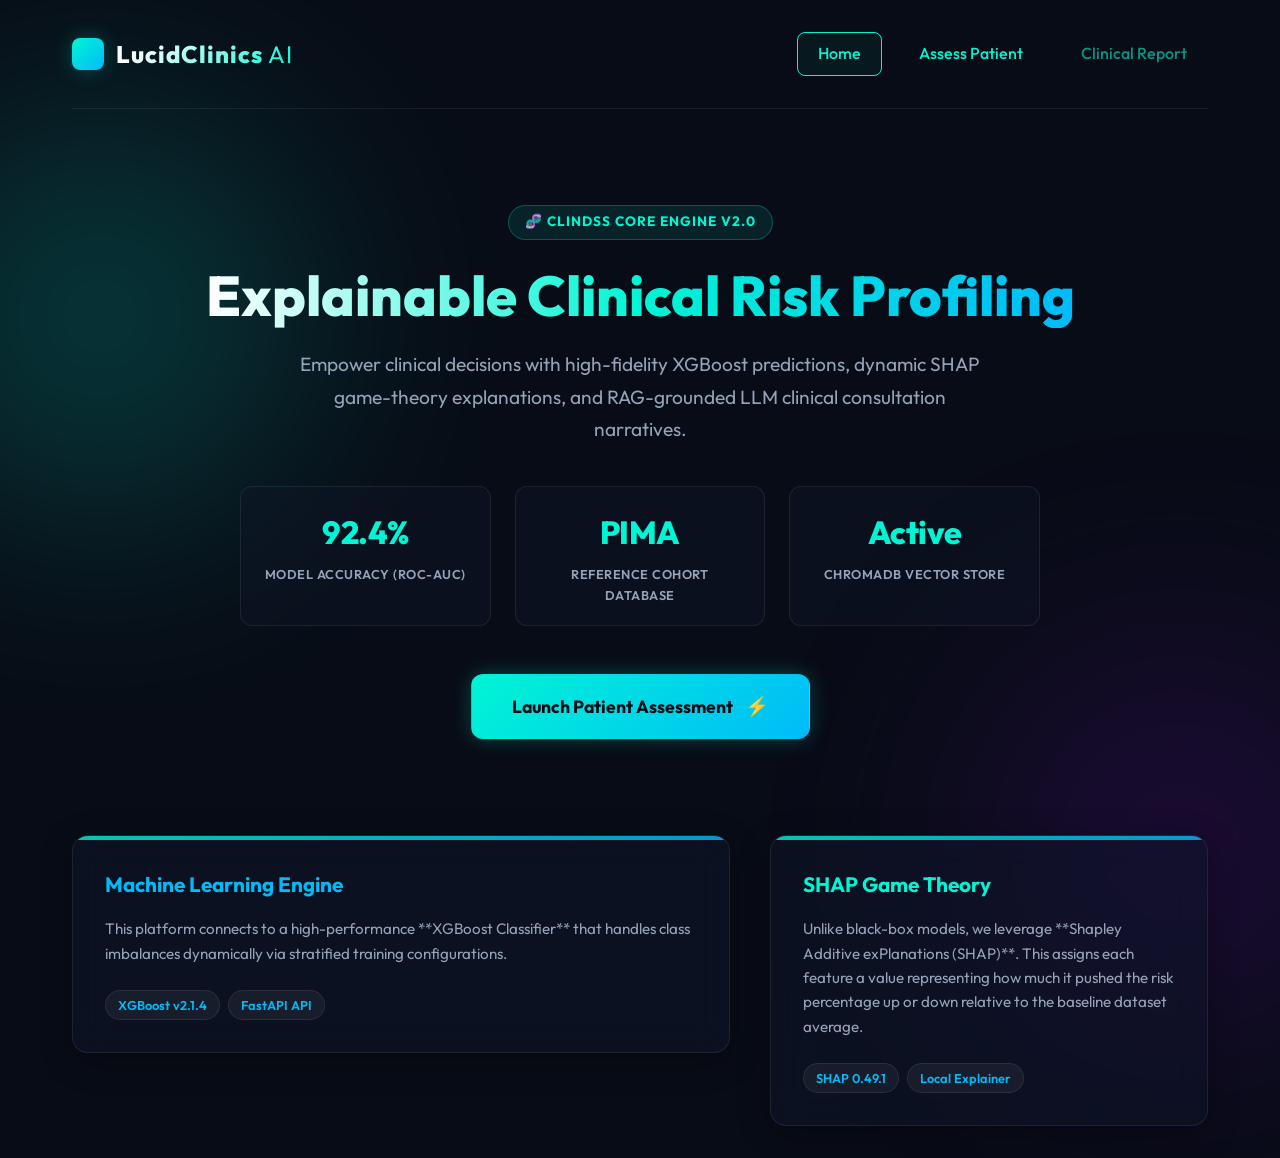
<file: frontend/index.html>
<!DOCTYPE html>
<html lang="en">
<head>
    <meta charset="UTF-8">
    <meta name="viewport" content="width=device-width, initial-scale=1.0">
    <title>LucidClinics AI | Clinical Diagnostics Welcome</title>
    <meta name="description" content="State-of-the-art AI-driven clinical risk analysis and interactive explainability report engines.">
    <link rel="stylesheet" href="style.css">
</head>
<body>

    <div class="container">
        <!-- Header Section -->
        <header>
            <div class="logo">
                <div class="logo-icon">L</div>
                <span>LucidClinics <span style="color: var(--color-teal); font-weight: 400;">AI</span></span>
            </div>
            <nav style="display: flex; gap: 1rem;">
                <a href="index.html" class="nav-link active">Home</a>
                <a href="intake.html" class="nav-link">Assess Patient</a>
                <a href="#" class="nav-link" id="nav-report-link" style="opacity: 0.6; cursor: not-allowed;">Clinical Report</a>
            </nav>
        </header>

        <!-- Landing Hero Section -->
        <section class="landing-hero" id="landing-section">
            <div class="hero-badge">🧬 CLINDSS CORE ENGINE V2.0</div>
            <h1>Explainable Clinical Risk Profiling</h1>
            <p>Empower clinical decisions with high-fidelity XGBoost predictions, dynamic SHAP game-theory explanations, and RAG-grounded LLM clinical consultation narratives.</p>
            
            <!-- Statistics Dashboard Panel -->
            <div class="stats-panel">
                <div class="stat-card float-bob-1">
                    <span class="stat-value">92.4%</span>
                    <span class="stat-label">Model Accuracy (ROC-AUC)</span>
                </div>
                <div class="stat-card float-bob-2">
                    <span class="stat-value">PIMA</span>
                    <span class="stat-label">Reference Cohort Database</span>
                </div>
                <div class="stat-card float-bob-3">
                    <span class="stat-value">Active</span>
                    <span class="stat-label">ChromaDB Vector Store</span>
                </div>
            </div>

            <a href="intake.html" class="btn btn-primary btn-large" style="display: inline-flex; align-items: center; gap: 0.75rem; text-decoration: none;">
                <span>Launch Patient Assessment</span>
                <span style="font-size: 1.2rem;">⚡</span>
            </a>
        </section>

        <!-- Core Features Overview Panel -->
        <section class="grid-layout" style="margin-top: 2rem;">
            <!-- Core 1 -->
            <div class="card float-bob-1" style="padding: 2rem;">
                <h3 style="font-size: 1.3rem; font-weight: 700; margin-bottom: 1rem; color: var(--color-cyan);">Machine Learning Engine</h3>
                <p style="font-size: 0.95rem; color: var(--color-text-muted);">
                    This platform connects to a high-performance **XGBoost Classifier** that handles class imbalances dynamically via stratified training configurations.
                </p>
                <div class="tech-pill-container" style="margin-top: 1.5rem;">
                    <span class="tech-pill">XGBoost v2.1.4</span>
                    <span class="tech-pill">FastAPI API</span>
                </div>
            </div>

            <!-- Core 2 -->
            <div class="card float-bob-2" style="padding: 2rem;">
                <h3 style="font-size: 1.3rem; font-weight: 700; margin-bottom: 1rem; color: var(--color-teal);">SHAP Game Theory</h3>
                <p style="font-size: 0.95rem; color: var(--color-text-muted);">
                    Unlike black-box models, we leverage **Shapley Additive exPlanations (SHAP)**. This assigns each feature a value representing how much it pushed the risk percentage up or down relative to the baseline dataset average.
                </p>
                <div class="tech-pill-container" style="margin-top: 1.5rem;">
                    <span class="tech-pill">SHAP 0.49.1</span>
                    <span class="tech-pill">Local Explainer</span>
                </div>
            </div>
        </section>

    </div>

    <!-- Scripts -->
    <script src="app.js"></script>
</body>
</html>
</file>
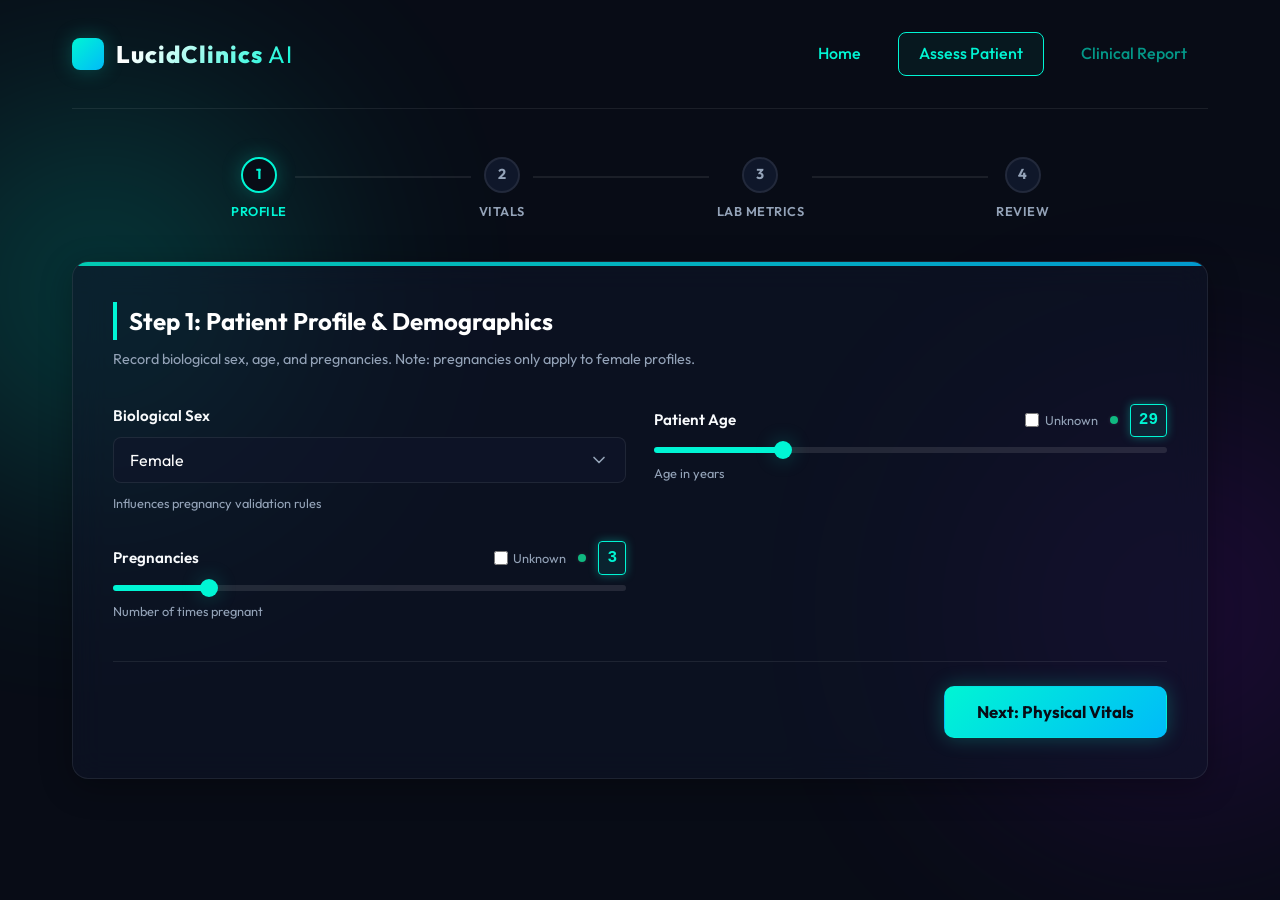
<file: frontend/intake.html>
<!DOCTYPE html>
<html lang="en">
<head>
    <meta charset="UTF-8">
    <meta name="viewport" content="width=device-width, initial-scale=1.0">
    <title>LucidClinics AI | Patient Intake Portal</title>
    <meta name="description" content="Enter patient vital statistics and diagnostic indicators for real-time risk assessment.">
    <link rel="stylesheet" href="style.css">
</head>
<body>

    <div class="container">
        <!-- Header Section -->
        <header>
            <div class="logo">
                <div class="logo-icon">L</div>
                <span>LucidClinics <span style="color: var(--color-teal); font-weight: 400;">AI</span></span>
            </div>
            <nav style="display: flex; gap: 1rem;">
                <a href="index.html" class="nav-link">Home</a>
                <a href="intake.html" class="nav-link active">Assess Patient</a>
                <a href="#" class="nav-link" id="nav-report-link" style="opacity: 0.6; cursor: not-allowed;">Clinical Report</a>
            </nav>
        </header>

        <!-- Stepper Progress Header -->
        <div class="stepper-wrapper">
            <div class="stepper-step active" data-step="1">
                <div class="step-num">1</div>
                <div class="step-title">Profile</div>
            </div>
            <div class="step-line"></div>
            <div class="stepper-step" data-step="2">
                <div class="step-num">2</div>
                <div class="step-title">Vitals</div>
            </div>
            <div class="step-line"></div>
            <div class="stepper-step" data-step="3">
                <div class="step-num">3</div>
                <div class="step-title">Lab Metrics</div>
            </div>
            <div class="step-line"></div>
            <div class="stepper-step" data-step="4">
                <div class="step-num">4</div>
                <div class="step-title">Review</div>
            </div>
        </div>

        <!-- Main Diagnostics Intake Layout -->
        <main class="wizard-section" id="intake-section">
            <!-- Diagnostics Form Card -->
            <section class="card float-bob-2" id="form-card">
                <form id="diagnostics-form">
                    
                    <!-- STEP 1: PATIENT PROFILE -->
                    <div class="wizard-step-pane active" id="step-pane-1">
                        <h2 class="pane-title">Step 1: Patient Profile & Demographics</h2>
                        <p class="pane-desc">Record biological sex, age, and pregnancies. Note: pregnancies only apply to female profiles.</p>
                        
                        <div class="form-grid">
                            <!-- Sex Selection -->
                            <div class="form-group dropdown-group">
                                <label class="form-label" for="patient_sex">Biological Sex</label>
                                <select id="patient_sex" name="patient_sex" class="form-select">
                                    <option value="female">Female</option>
                                    <option value="male">Male</option>
                                    <option value="other">Other</option>
                                </select>
                                <span class="form-help">Influences pregnancy validation rules</span>
                            </div>

                            <!-- Age -->
                            <div class="form-group">
                                <div class="form-label-container">
                                    <label class="form-label" for="age">Patient Age</label>
                                    <div style="display: flex; align-items: center; gap: 0.75rem;">
                                        <label class="unknown-checkbox-container">
                                            <input type="checkbox" class="unknown-checkbox" data-target="age">
                                            <span>Unknown</span>
                                        </label>
                                        <span class="status-indicator-dot" id="age-indicator"></span>
                                        <span class="form-value-display" id="age-val">29</span>
                                    </div>
                                </div>
                                <div class="slider-container">
                                    <input type="range" id="age" name="age" min="0" max="120" value="29" class="form-slider">
                                </div>
                                <span class="form-help">Age in years</span>
                            </div>

                            <!-- Pregnancies -->
                            <div class="form-group" id="pregnancies-group">
                                <div class="form-label-container">
                                    <label class="form-label" for="pregnancies">Pregnancies</label>
                                    <div style="display: flex; align-items: center; gap: 0.75rem;">
                                        <label class="unknown-checkbox-container" id="preg-unknown-container">
                                            <input type="checkbox" class="unknown-checkbox" data-target="pregnancies" id="pregnancies-unknown">
                                            <span>Unknown</span>
                                        </label>
                                        <span class="status-indicator-dot" id="pregnancies-indicator"></span>
                                        <span class="form-value-display" id="pregnancies-val">3</span>
                                    </div>
                                </div>
                                <div class="slider-container">
                                    <input type="range" id="pregnancies" name="pregnancies" min="0" max="17" value="3" class="form-slider">
                                </div>
                                <span class="form-help" id="pregnancies-help-text">Number of times pregnant</span>
                            </div>
                        </div>

                        <!-- Stepper Actions -->
                        <div class="wizard-actions" style="justify-content: flex-end;">
                            <button type="button" class="btn btn-primary btn-next">Next: Physical Vitals</button>
                        </div>
                    </div>

                    <!-- STEP 2: PHYSICAL VITALS -->
                    <div class="wizard-step-pane" id="step-pane-2">
                        <h2 class="pane-title">Step 2: Physical Vitals & Body Metrics</h2>
                        <p class="pane-desc">Collect clinical vital signs and physical observations.</p>
                        
                        <div class="form-grid">
                            <!-- Body Mass Index (BMI) -->
                            <div class="form-group">
                                <div class="form-label-container">
                                    <label class="form-label" for="bmi">Body Mass Index (BMI)</label>
                                    <div style="display: flex; align-items: center; gap: 0.75rem;">
                                        <label class="unknown-checkbox-container">
                                            <input type="checkbox" class="unknown-checkbox" data-target="bmi">
                                            <span>Unknown</span>
                                        </label>
                                        <span class="status-indicator-dot" id="bmi-indicator"></span>
                                        <span class="form-value-display" id="bmi-val">32.0</span>
                                    </div>
                                </div>
                                <div class="slider-container">
                                    <input type="range" id="bmi" name="bmi" min="0" max="70" step="0.1" value="32.0" class="form-slider">
                                </div>
                                <span class="form-help">Weight in kg / height in m²</span>
                            </div>

                            <!-- Blood Pressure -->
                            <div class="form-group">
                                <div class="form-label-container">
                                    <label class="form-label" for="blood_pressure">Diastolic Blood Pressure</label>
                                    <div style="display: flex; align-items: center; gap: 0.75rem;">
                                        <label class="unknown-checkbox-container">
                                            <input type="checkbox" class="unknown-checkbox" data-target="blood_pressure">
                                            <span>Unknown</span>
                                        </label>
                                        <span class="status-indicator-dot" id="blood_pressure-indicator"></span>
                                        <span class="form-value-display" id="blood_pressure-val">72</span>
                                    </div>
                                </div>
                                <div class="slider-container">
                                    <input type="range" id="blood_pressure" name="blood_pressure" min="0" max="200" value="72" class="form-slider">
                                </div>
                                <span class="form-help">Diastolic blood pressure (mm Hg)</span>
                            </div>

                            <!-- Skin Thickness -->
                            <div class="form-group">
                                <div class="form-label-container">
                                    <label class="form-label" for="skin_thickness">Skin Fold Thickness</label>
                                    <div style="display: flex; align-items: center; gap: 0.75rem;">
                                        <label class="unknown-checkbox-container">
                                            <input type="checkbox" class="unknown-checkbox" data-target="skin_thickness">
                                            <span>Unknown</span>
                                        </label>
                                        <span class="status-indicator-dot" id="skin_thickness-indicator"></span>
                                        <span class="form-value-display" id="skin_thickness-val">23</span>
                                    </div>
                                </div>
                                <div class="slider-container">
                                    <input type="range" id="skin_thickness" name="skin_thickness" min="0" max="100" value="23" class="form-slider">
                                </div>
                                <span class="form-help">Triceps skin fold thickness (mm)</span>
                            </div>
                        </div>

                        <!-- Stepper Actions -->
                        <div class="wizard-actions">
                            <button type="button" class="btn btn-secondary btn-prev">Previous</button>
                            <button type="button" class="btn btn-primary btn-next">Next: Lab Metrics</button>
                        </div>
                    </div>

                    <!-- STEP 3: LAB METRICS -->
                    <div class="wizard-step-pane" id="step-pane-3">
                        <h2 class="pane-title">Step 3: Laboratory Assays & Genetic Score</h2>
                        <p class="pane-desc">Record quantitative plasma assays and genetic indicators.</p>
                        
                        <div class="form-grid">
                            <!-- Glucose -->
                            <div class="form-group">
                                <div class="form-label-container">
                                    <label class="form-label" for="glucose">Plasma Glucose</label>
                                    <div style="display: flex; align-items: center; gap: 0.75rem;">
                                        <label class="unknown-checkbox-container">
                                            <input type="checkbox" class="unknown-checkbox" data-target="glucose">
                                            <span>Unknown</span>
                                        </label>
                                        <span class="status-indicator-dot" id="glucose-indicator"></span>
                                        <span class="form-value-display" id="glucose-val">120</span>
                                    </div>
                                </div>
                                <div class="slider-container">
                                    <input type="range" id="glucose" name="glucose" min="0" max="300" value="120" class="form-slider">
                                </div>
                                <span class="form-help">2hr oral glucose tolerance test (mg/dL)</span>
                            </div>

                            <!-- Insulin -->
                            <div class="form-group">
                                <div class="form-label-container">
                                    <label class="form-label" for="insulin">2-Hour Insulin</label>
                                    <div style="display: flex; align-items: center; gap: 0.75rem;">
                                        <label class="unknown-checkbox-container">
                                            <input type="checkbox" class="unknown-checkbox" data-target="insulin">
                                            <span>Unknown</span>
                                        </label>
                                        <span class="status-indicator-dot" id="insulin-indicator"></span>
                                        <span class="form-value-display" id="insulin-val">80</span>
                                    </div>
                                </div>
                                <div class="slider-container">
                                    <input type="range" id="insulin" name="insulin" min="0" max="900" step="5" value="80" class="form-slider">
                                </div>
                                <span class="form-help">2-Hour serum insulin (mu U/ml)</span>
                            </div>

                            <!-- Diabetes Pedigree -->
                            <div class="form-group">
                                <div class="form-label-container">
                                    <label class="form-label" for="diabetes_pedigree">Pedigree Function</label>
                                    <div style="display: flex; align-items: center; gap: 0.75rem;">
                                        <label class="unknown-checkbox-container">
                                            <input type="checkbox" class="unknown-checkbox" data-target="diabetes_pedigree">
                                            <span>Unknown</span>
                                        </label>
                                        <span class="status-indicator-dot" id="diabetes_pedigree-indicator"></span>
                                        <span class="form-value-display" id="diabetes_pedigree-val">0.372</span>
                                    </div>
                                </div>
                                <div class="slider-container">
                                    <input type="range" id="diabetes_pedigree" name="diabetes_pedigree" min="0.05" max="2.5" step="0.001" value="0.372" class="form-slider">
                                </div>
                                <span class="form-help">Diabetes pedigree score (family history index)</span>
                            </div>
                        </div>

                        <!-- Stepper Actions -->
                        <div class="wizard-actions">
                            <button type="button" class="btn btn-secondary btn-prev">Previous</button>
                            <button type="button" class="btn btn-primary btn-next">Next: Review</button>
                        </div>
                    </div>

                    <!-- STEP 4: CLINICAL REVIEW & SUBMIT -->
                    <div class="wizard-step-pane" id="step-pane-4">
                        <h2 class="pane-title">Step 4: Clinical Review & Diagnostic Options</h2>
                        <p class="pane-desc">Review a summary of indicators and configure bypass parameters before running inference.</p>
                        
                        <!-- Summary Table -->
                        <div class="summary-table-container">
                            <table class="summary-table">
                                <thead>
                                    <tr>
                                        <th>Metric</th>
                                        <th>Entered Value</th>
                                        <th>Reference Guidance</th>
                                    </tr>
                                </thead>
                                <tbody>
                                    <tr data-summary-target="sex">
                                        <td class="lbl">Sex</td>
                                        <td class="val">Female</td>
                                        <td class="ref">Clinical demographic factor</td>
                                    </tr>
                                    <tr data-summary-target="age">
                                        <td class="lbl">Age</td>
                                        <td class="val">29 yrs</td>
                                        <td class="ref">PIMA Cohort Mean: ~33.2 yrs</td>
                                    </tr>
                                    <tr data-summary-target="pregnancies">
                                        <td class="lbl">Pregnancies</td>
                                        <td class="val">3</td>
                                        <td class="ref">PIMA Cohort Median: 3</td>
                                    </tr>
                                    <tr data-summary-target="bmi">
                                        <td class="lbl">Body Mass Index (BMI)</td>
                                        <td class="val">32.0</td>
                                        <td class="ref">Normal: 18.5 - 24.9 (CDC)</td>
                                    </tr>
                                    <tr data-summary-target="blood_pressure">
                                        <td class="lbl">Diastolic BP</td>
                                        <td class="val">72 mmHg</td>
                                        <td class="ref">Normal: &lt; 80 mmHg (AHA)</td>
                                    </tr>
                                    <tr data-summary-target="skin_thickness">
                                        <td class="lbl">Skin Fold Thickness</td>
                                        <td class="val">23 mm</td>
                                        <td class="ref">Triceps reference standard</td>
                                    </tr>
                                    <tr data-summary-target="glucose">
                                        <td class="lbl">Plasma Glucose</td>
                                        <td class="val">120 mg/dL</td>
                                        <td class="ref">Normal Fasting: &lt; 100 mg/dL</td>
                                    </tr>
                                    <tr data-summary-target="insulin">
                                        <td class="lbl">2-Hour Insulin</td>
                                        <td class="val">80 mu U/ml</td>
                                        <td class="ref">Standard fasting: 5 - 25 mu U/ml</td>
                                    </tr>
                                    <tr data-summary-target="diabetes_pedigree">
                                        <td class="lbl">Pedigree Score</td>
                                        <td class="val">0.372</td>
                                        <td class="ref">Hereditary genetic coefficient</td>
                                    </tr>
                                </tbody>
                            </table>
                        </div>

                        <!-- Diagnosis Override Box -->
                        <div class="override-box">
                            <label class="override-checkbox-container">
                                <input type="checkbox" id="has_confirmed_diabetes" name="has_confirmed_diabetes">
                                <div class="checkbox-custom"></div>
                                <div class="override-text">
                                    <strong>Patient has a Confirmed Diabetes Diagnosis</strong>
                                    <p>Forces the system to bypass risk estimation and generate direct RAG chronic care management guidelines.</p>
                                </div>
                            </label>
                        </div>

                        <!-- Stepper Actions -->
                        <div class="wizard-actions">
                            <button type="button" class="btn btn-secondary btn-prev">Previous</button>
                            <div style="display: flex; gap: 1rem;">
                                <button type="button" class="btn btn-secondary" id="autofill-btn" style="padding: 0.9rem 1.25rem;">Autofill High Risk</button>
                                <button type="submit" class="btn btn-primary" id="submit-btn">
                                    <span>Run Diagnostics Engine</span>
                                    <span style="font-size: 1.1rem;">⚡</span>
                                </button>
                            </div>
                        </div>
                    </div>

                </form>
            </section>
        </main>
    </div>

    <!-- Processing Overlay Modal -->
    <div class="overlay" id="loading-overlay">
        <div class="loader-content">
            <div class="loader-spinner"></div>
            <div class="loader-title">LucidClinics AI is analyzing...</div>
            <p style="color: var(--color-text-muted); font-size: 0.95rem;">Evaluating clinical parameters & generating SHAP explainability matrices.</p>
        </div>
    </div>

    <!-- Scripts -->
    <script src="app.js"></script>
</body>
</html>
</file>
<file: frontend/style.css>
@import url('https://fonts.googleapis.com/css2?family=Outfit:wght@300;400;500;600;700;800&display=swap');

/* Design Tokens & Theme Variables */
:root {
    --bg-primary: #080c16;
    --bg-secondary: #0f172a;
    --bg-card: rgba(15, 23, 42, 0.55);
    --border-color: rgba(255, 255, 255, 0.08);
    --border-glow: rgba(0, 245, 212, 0.12);
    
    --color-text-main: #f8fafc;
    --color-text-muted: #94a3b8;
    
    /* Neons & Semantic Colors */
    --color-teal: #00f5d4;
    --color-cyan: #00bbf9;
    --color-purple: #7209b7;
    
    --color-success: #10b981;
    --color-warning: #f59e0b;
    --color-danger: #ef4444;

    /* Glows */
    --glow-teal: 0 0 20px rgba(0, 245, 212, 0.25);
    --glow-cyan: 0 0 20px rgba(0, 187, 249, 0.25);
    --glow-danger: 0 0 25px rgba(239, 68, 68, 0.35);

    --font-main: 'Outfit', -apple-system, BlinkMacSystemFont, "Segoe UI", Roboto, sans-serif;
    --transition-smooth: all 0.35s cubic-bezier(0.25, 0.8, 0.25, 1);
}

/* Global Reset & Base Styling */
* {
    box-sizing: border-box;
    margin: 0;
    padding: 0;
}

body {
    font-family: var(--font-main);
    background-color: var(--bg-primary);
    color: var(--color-text-main);
    min-height: 100vh;
    line-height: 1.6;
    overflow-x: hidden;
    position: relative;
}

/* Futuristic Ambient Background Glows */
body::before, body::after {
    content: '';
    position: absolute;
    width: 400px;
    height: 400px;
    border-radius: 50%;
    filter: blur(120px);
    z-index: -1;
    opacity: 0.2;
}

body::before {
    background-color: var(--color-teal);
    top: 10%;
    left: -100px;
    animation: float-slow 15s infinite alternate ease-in-out;
}

body::after {
    background-color: var(--color-purple);
    bottom: 10%;
    right: -100px;
    animation: float-slow 20s infinite alternate-reverse ease-in-out;
}

a {
    color: var(--color-teal);
    text-decoration: none;
    transition: var(--transition-smooth);
}

a:hover {
    color: var(--color-cyan);
    text-shadow: var(--glow-teal);
}

/* Page Layout & Container */
.container {
    max-width: 1200px;
    margin: 0 auto;
    padding: 2rem;
}

header {
    display: flex;
    justify-content: space-between;
    align-items: center;
    padding-bottom: 2rem;
    border-bottom: 1px solid var(--border-color);
    margin-bottom: 3rem;
}

.logo {
    display: flex;
    align-items: center;
    gap: 0.75rem;
    font-weight: 800;
    font-size: 1.5rem;
    letter-spacing: 1px;
    background: linear-gradient(135deg, #ffffff 30%, var(--color-teal) 100%);
    -webkit-background-clip: text;
    -webkit-text-fill-color: transparent;
}

.logo-icon {
    width: 32px;
    height: 32px;
    background: linear-gradient(135deg, var(--color-teal), var(--color-cyan));
    border-radius: 8px;
    display: flex;
    align-items: center;
    justify-content: center;
    color: var(--bg-primary);
    font-weight: 900;
    box-shadow: var(--glow-teal);
}

.nav-link {
    font-weight: 500;
    font-size: 1rem;
    padding: 0.5rem 1.25rem;
    border-radius: 8px;
    border: 1px solid transparent;
}

.nav-link.active {
    border-color: var(--color-teal);
    background: rgba(0, 245, 212, 0.05);
}

/* Glassmorphism Cards */
.card {
    background: var(--bg-card);
    border: 1px solid var(--border-color);
    border-radius: 16px;
    padding: 2.5rem;
    backdrop-filter: blur(16px);
    -webkit-backdrop-filter: blur(16px);
    box-shadow: 0 8px 32px 0 rgba(0, 0, 0, 0.3);
    position: relative;
    overflow: hidden;
    transition: var(--transition-smooth);
}

.card::before {
    content: '';
    position: absolute;
    top: 0;
    left: 0;
    width: 100%;
    height: 4px;
    background: linear-gradient(90deg, var(--color-teal), var(--color-cyan));
    opacity: 0.8;
}

/* Hero Section */
.hero {
    text-align: center;
    margin-bottom: 4rem;
    animation: fadeIn 0.8s ease-out;
}

.hero h1 {
    font-size: 3.5rem;
    font-weight: 800;
    line-height: 1.2;
    margin-bottom: 1rem;
    background: linear-gradient(90deg, #ffffff, var(--color-teal), var(--color-cyan), var(--color-purple), #ffffff);
    background-size: 200% auto;
    -webkit-background-clip: text;
    -webkit-text-fill-color: transparent;
    animation: text-gradient-shift 6s linear infinite;
}

.hero p {
    font-size: 1.2rem;
    color: var(--color-text-muted);
    max-width: 650px;
    margin: 0 auto 2rem auto;
}

/* Layout Grid for Intake Form */
.grid-layout {
    display: grid;
    grid-template-columns: 1.5fr 1fr;
    gap: 2.5rem;
    align-items: start;
    animation: fadeIn 1s ease-out;
}

@media (max-width: 968px) {
    .grid-layout {
        grid-template-columns: 1fr;
    }
}

.section-title {
    font-size: 1.75rem;
    font-weight: 700;
    margin-bottom: 2rem;
    display: flex;
    align-items: center;
    gap: 0.75rem;
    border-left: 4px solid var(--color-teal);
    padding-left: 0.75rem;
}

/* Form Styling & Interactive Sliders */
.form-grid {
    display: grid;
    grid-template-columns: 1fr 1fr;
    gap: 1.75rem;
}

@media (max-width: 640px) {
    .form-grid {
        grid-template-columns: 1fr;
    }
}

.form-group {
    display: flex;
    flex-direction: column;
    gap: 0.6rem;
}

.form-label-container {
    display: flex;
    justify-content: space-between;
    align-items: center;
}

.form-label {
    font-weight: 600;
    font-size: 0.95rem;
    color: var(--color-text-main);
}

.form-value-display {
    font-family: monospace;
    font-weight: 700;
    font-size: 1rem;
    color: var(--color-teal);
    background: rgba(0, 245, 212, 0.08);
    padding: 0.2rem 0.5rem;
    border-radius: 4px;
    border: 1px solid rgba(0, 245, 212, 0.2);
}

/* Custom Text/Number Inputs */
.form-input {
    background: rgba(15, 23, 42, 0.6);
    border: 1px solid var(--border-color);
    border-radius: 8px;
    padding: 0.75rem 1rem;
    color: white;
    font-family: var(--font-main);
    font-size: 1rem;
    transition: var(--transition-smooth);
}

.form-input:focus {
    outline: none;
    border-color: var(--color-teal);
    box-shadow: var(--border-glow);
}

/* Custom Sliders */
.slider-container {
    position: relative;
    display: flex;
    align-items: center;
}

.form-slider {
    -webkit-appearance: none;
    width: 100%;
    height: 6px;
    border-radius: 3px;
    background: rgba(255, 255, 255, 0.1);
    outline: none;
    transition: var(--transition-smooth);
}

.form-slider::-webkit-slider-thumb {
    -webkit-appearance: none;
    appearance: none;
    width: 18px;
    height: 18px;
    border-radius: 50%;
    background: var(--color-teal);
    cursor: pointer;
    box-shadow: var(--glow-teal);
    transition: var(--transition-smooth);
}

.form-slider::-webkit-slider-thumb:hover {
    transform: scale(1.2);
    background: var(--color-cyan);
    box-shadow: var(--glow-cyan);
}

.form-slider::-moz-range-thumb {
    width: 18px;
    height: 18px;
    border: none;
    border-radius: 50%;
    background: var(--color-teal);
    cursor: pointer;
    box-shadow: var(--glow-teal);
    transition: var(--transition-smooth);
}

.form-slider::-moz-range-thumb:hover {
    transform: scale(1.2);
    background: var(--color-cyan);
}

/* Helper Text */
.form-help {
    font-size: 0.8rem;
    color: var(--color-text-muted);
}

/* Form Action Buttons */
.button-container {
    grid-column: span 2;
    display: flex;
    gap: 1.25rem;
    margin-top: 1.5rem;
}

@media (max-width: 640px) {
    .button-container {
        grid-column: span 1;
        flex-direction: column;
    }
}

.btn {
    font-family: var(--font-main);
    font-weight: 700;
    font-size: 1.05rem;
    padding: 0.9rem 2rem;
    border-radius: 10px;
    cursor: pointer;
    transition: var(--transition-smooth);
    display: flex;
    align-items: center;
    justify-content: center;
    gap: 0.5rem;
    border: 1px solid transparent;
}

.btn-primary {
    background: linear-gradient(135deg, var(--color-teal), var(--color-cyan));
    color: var(--bg-primary);
    box-shadow: var(--glow-teal);
}

.btn-primary:hover {
    transform: translateY(-2px);
    box-shadow: 0 0 25px rgba(0, 245, 212, 0.4);
}

.btn-secondary {
    background: rgba(255, 255, 255, 0.05);
    border-color: var(--border-color);
    color: var(--color-text-main);
}

.btn-secondary:hover {
    background: rgba(255, 255, 255, 0.1);
    border-color: var(--color-text-muted);
}

/* Sidebar Analytics Card */
.sidebar-panel {
    display: flex;
    flex-direction: column;
    gap: 1.5rem;
}

.tech-pill-container {
    display: flex;
    flex-wrap: wrap;
    gap: 0.5rem;
    margin-top: 1rem;
}

.tech-pill {
    font-size: 0.8rem;
    font-weight: 600;
    padding: 0.25rem 0.75rem;
    border-radius: 20px;
    background: rgba(255, 255, 255, 0.05);
    border: 1px solid var(--border-color);
    color: var(--color-cyan);
}

/* Loading Overlay Modal */
.overlay {
    position: fixed;
    top: 0;
    left: 0;
    width: 100vw;
    height: 100vh;
    background: rgba(8, 12, 22, 0.85);
    backdrop-filter: blur(12px);
    z-index: 1000;
    display: flex;
    align-items: center;
    justify-content: center;
    opacity: 0;
    pointer-events: none;
    transition: opacity 0.4s ease;
}

.overlay.show {
    opacity: 1;
    pointer-events: auto;
}

.loader-content {
    text-align: center;
    display: flex;
    flex-direction: column;
    align-items: center;
    gap: 1.5rem;
}

.loader-spinner {
    width: 64px;
    height: 64px;
    border: 5px solid rgba(0, 245, 212, 0.1);
    border-top-color: var(--color-teal);
    border-radius: 50%;
    animation: spin 1s infinite linear;
    box-shadow: var(--glow-teal);
}

.loader-title {
    font-size: 1.5rem;
    font-weight: 700;
    color: white;
}

/* ==========================================================================
   REPORT PAGE LAYOUT
   ========================================================================== */

.report-grid {
    display: grid;
    grid-template-columns: 1fr 1.25fr;
    gap: 2.5rem;
    margin-top: 2rem;
    animation: fadeIn 0.8s ease-out;
}

@media (max-width: 968px) {
    .report-grid {
        grid-template-columns: 1fr;
    }
}

/* Circle Risk Gauge styling */
.risk-gauge-container {
    display: flex;
    flex-direction: column;
    align-items: center;
    justify-content: center;
    padding: 2.5rem;
    text-align: center;
}

.gauge-svg-wrapper {
    position: relative;
    width: 220px;
    height: 220px;
    margin-bottom: 1.5rem;
}

.gauge-svg {
    transform: rotate(-90deg);
}

.gauge-track {
    fill: none;
    stroke: rgba(255, 255, 255, 0.05);
    stroke-width: 14;
}

.gauge-progress {
    fill: none;
    stroke-width: 14;
    stroke-linecap: round;
    transition: stroke-dashoffset 1.5s cubic-bezier(0.1, 0.8, 0.2, 1);
    filter: drop-shadow(0 0 6px rgba(0, 245, 212, 0.3));
}

.gauge-text {
    position: absolute;
    top: 50%;
    left: 50%;
    transform: translate(-50%, -50%);
    text-align: center;
}

.gauge-percentage {
    font-size: 2.75rem;
    font-weight: 800;
    line-height: 1;
}

.gauge-label {
    font-size: 0.85rem;
    font-weight: 600;
    color: var(--color-text-muted);
    text-transform: uppercase;
    letter-spacing: 1px;
    margin-top: 0.25rem;
}

.risk-level-badge {
    display: inline-block;
    padding: 0.4rem 1.25rem;
    border-radius: 50px;
    font-weight: 800;
    font-size: 1rem;
    letter-spacing: 0.5px;
    text-transform: uppercase;
    margin-bottom: 0.75rem;
}

.risk-level-badge.low {
    background: rgba(16, 185, 129, 0.1);
    color: var(--color-success);
    border: 1px solid rgba(16, 185, 129, 0.25);
}

.risk-level-badge.moderate {
    background: rgba(245, 158, 11, 0.1);
    color: var(--color-warning);
    border: 1px solid rgba(245, 158, 11, 0.25);
}

.risk-level-badge.high {
    background: rgba(239, 68, 68, 0.1);
    color: var(--color-danger);
    border: 1px solid rgba(239, 68, 68, 0.25);
    box-shadow: 0 0 15px rgba(239, 68, 68, 0.1);
}

/* SHAP Explanation Custom Bar Chart */
.shap-card {
    grid-column: span 1;
}

.shap-chart-header {
    display: flex;
    justify-content: space-between;
    align-items: center;
    margin-bottom: 1.5rem;
    font-size: 0.9rem;
}

.shap-legend {
    display: flex;
    gap: 1rem;
}

.legend-item {
    display: flex;
    align-items: center;
    gap: 0.4rem;
}

.legend-color {
    width: 12px;
    height: 12px;
    border-radius: 3px;
}

.legend-color.positive {
    background: var(--color-danger);
}

.legend-color.negative {
    background: var(--color-cyan);
}

.shap-chart-container {
    display: flex;
    flex-direction: column;
    gap: 1.25rem;
}

.shap-bar-row {
    display: grid;
    grid-template-columns: 140px 1fr 60px;
    align-items: center;
    gap: 1rem;
}

.shap-bar-label {
    font-weight: 600;
    font-size: 0.9rem;
    color: var(--color-text-main);
    text-transform: capitalize;
}

.shap-bar-wrapper {
    position: relative;
    height: 24px;
    background: rgba(255, 255, 255, 0.03);
    border-radius: 4px;
    overflow: hidden;
    display: flex;
    align-items: center;
}

/* Center axis line for visual anchor */
.shap-bar-axis {
    position: absolute;
    left: 50%;
    top: 0;
    width: 1px;
    height: 100%;
    background: rgba(255, 255, 255, 0.15);
    z-index: 2;
}

.shap-bar-fill {
    height: 100%;
    transition: width 1.2s cubic-bezier(0.1, 0.8, 0.2, 1);
    position: absolute;
    z-index: 1;
}

/* Direct absolute positions depending on positive or negative SHAP */
.shap-bar-fill.positive {
    background: linear-gradient(90deg, var(--color-danger), #ff4d6d);
    left: 50%;
    border-top-right-radius: 4px;
    border-bottom-right-radius: 4px;
}

.shap-bar-fill.negative {
    background: linear-gradient(-90deg, var(--color-cyan), #00f5d4);
    right: 50%;
    border-top-left-radius: 4px;
    border-bottom-left-radius: 4px;
}

.shap-bar-value {
    font-family: monospace;
    font-size: 0.85rem;
    text-align: right;
    font-weight: 700;
}

.shap-bar-value.positive {
    color: #ff4d6d;
}

.shap-bar-value.negative {
    color: var(--color-teal);
}

/* Recommendation & Risk Drivers */
.info-panels-container {
    display: grid;
    grid-template-columns: 1fr;
    gap: 1.75rem;
}

.driver-pill-container {
    display: flex;
    flex-wrap: wrap;
    gap: 0.75rem;
    margin-top: 0.5rem;
}

.driver-pill {
    display: flex;
    align-items: center;
    gap: 0.4rem;
    background: rgba(239, 68, 68, 0.08);
    border: 1px solid rgba(239, 68, 68, 0.2);
    color: #ffa6a6;
    padding: 0.4rem 1rem;
    border-radius: 30px;
    font-weight: 600;
    font-size: 0.9rem;
    text-transform: capitalize;
}

.driver-pill::before {
    content: '▲';
    font-size: 0.7rem;
    color: var(--color-danger);
}

.clinical-notes {
    font-size: 0.95rem;
    color: var(--color-text-muted);
}

.clinical-notes ul {
    list-style-type: none;
    margin-top: 0.75rem;
    display: flex;
    flex-direction: column;
    gap: 0.6rem;
}

.clinical-notes li {
    position: relative;
    padding-left: 1.25rem;
}

.clinical-notes li::before {
    content: '•';
    color: var(--color-teal);
    position: absolute;
    left: 0;
    font-weight: bold;
    font-size: 1.2rem;
    line-height: 1;
}

/* Floating Animations */
@keyframes spin {
    0% { transform: rotate(0deg); }
    100% { transform: rotate(360deg); }
}

@keyframes fadeIn {
    from { opacity: 0; transform: translateY(15px); }
    to { opacity: 1; transform: translateY(0); }
}

@keyframes float-slow {
    0% { transform: translateY(0) scale(1); }
    100% { transform: translateY(-30px) scale(1.1); }
}

/* Asynchronous Floating Animations for Blocks */
@keyframes bob-slow {
    0% { transform: translateY(0px); }
    50% { transform: translateY(-8px); }
    100% { transform: translateY(0px); }
}

.float-bob-1 {
    animation: bob-slow 6s infinite ease-in-out;
}

.float-bob-2 {
    animation: bob-slow 7s infinite ease-in-out;
    animation-delay: 1.5s;
}

.float-bob-3 {
    animation: bob-slow 8s infinite ease-in-out;
    animation-delay: 3.5s;
}

.float-bob-1:hover, .float-bob-2:hover, .float-bob-3:hover {
    animation-play-state: paused;
    transform: translateY(-12px) scale(1.02) !important;
    border-color: var(--color-teal) !important;
    box-shadow: 0 15px 35px rgba(0, 245, 212, 0.15), 0 8px 32px 0 rgba(0, 0, 0, 0.4) !important;
}

/* Print Layout Customizations */
@media print {
    body {
        background: #ffffff !important;
        color: #0f172a !important;
        font-size: 11pt !important;
        line-height: 1.5 !important;
    }
    
    body::before, body::after, .btn, .nav-link, .visualizer-3d-card {
        display: none !important;
    }
    
    header {
        display: flex !important;
        justify-content: space-between !important;
        align-items: center !important;
        border-bottom: 2px solid #0f172a !important;
        padding-bottom: 0.75rem !important;
        margin-bottom: 1.5rem !important;
    }
    
    header nav {
        display: none !important;
    }
    
    header .logo {
        background: none !important;
        -webkit-text-fill-color: #0f172a !important;
        color: #0f172a !important;
        display: flex !important;
        align-items: center !important;
    }
    
    .container {
        padding: 0 !important;
        max-width: 100% !important;
        width: 100% !important;
    }
    
    .hero {
        text-align: left !important;
        margin-bottom: 1.5rem !important;
    }
    
    .hero h1 {
        font-size: 2.2rem !important;
        background: none !important;
        -webkit-text-fill-color: #0f172a !important;
        color: #0f172a !important;
        margin-bottom: 0.25rem !important;
    }
    
    .hero p {
        font-size: 10pt !important;
        color: #475569 !important;
    }
    
    /* 2-Column Grid Layout for Print */
    .report-grid {
        display: grid !important;
        grid-template-columns: 1fr 1fr !important;
        gap: 1.5rem !important;
        margin-top: 1rem !important;
    }
    
    .sidebar-panel {
        display: flex !important;
        flex-direction: column !important;
        gap: 1.5rem !important;
    }
    
    .card {
        background: #ffffff !important;
        border: 1px solid #e2e8f0 !important;
        box-shadow: none !important;
        backdrop-filter: none !important;
        padding: 1.25rem !important;
        border-radius: 8px !important;
        page-break-inside: avoid !important;
        break-inside: avoid !important;
        color: #0f172a !important;
    }

    .card::before {
        display: none !important;
    }
    
    .section-title {
        font-size: 1.2rem !important;
        margin-bottom: 1rem !important;
        border-left: 3px solid #0f172a !important;
        padding-left: 0.5rem !important;
        color: #0f172a !important;
    }

    /* Risk Gauge alignment in print */
    .risk-gauge-container {
        padding: 1.25rem !important;
        display: flex !important;
        flex-direction: column !important;
        align-items: center !important;
        justify-content: center !important;
    }
    
    .gauge-svg-wrapper {
        width: 160px !important;
        height: 160px !important;
        margin-bottom: 1rem !important;
        border: none !important;
    }
    
    .gauge-svg {
        width: 160px !important;
        height: 160px !important;
    }
    
    .gauge-track {
        stroke: #e2e8f0 !important;
        stroke-width: 16 !important;
    }
    
    .gauge-progress {
        stroke-width: 16 !important;
        filter: none !important;
    }
    
    .gauge-percentage {
        font-size: 2.2rem !important;
        color: #0f172a !important;
        font-weight: 800 !important;
    }

    .gauge-label {
        font-size: 0.75rem !important;
        color: #64748b !important;
    }
    
    .risk-level-badge {
        padding: 0.25rem 0.75rem !important;
        font-size: 0.85rem !important;
        font-weight: 700 !important;
        border-radius: 4px !important;
        margin-bottom: 0.5rem !important;
    }

    .risk-level-badge.low {
        background: #f0fdf4 !important;
        color: #166534 !important;
        border: 1px solid #bbf7d0 !important;
    }
    
    .risk-level-badge.moderate {
        background: #fffbeb !important;
        color: #92400e !important;
        border: 1px solid #fde68a !important;
    }
    
    .risk-level-badge.high {
        background: #fef2f2 !important;
        color: #991b1b !important;
        border: 1px solid #fecaca !important;
    }

    /* SHAP Bar Chart print styles */
    .shap-bar-row {
        grid-template-columns: 110px 1fr 50px !important;
        gap: 0.5rem !important;
    }
    
    .shap-bar-label {
        font-size: 0.8rem !important;
        color: #0f172a !important;
    }
    
    .shap-bar-wrapper {
        background: #f1f5f9 !important;
        border: 1px solid #e2e8f0 !important;
        height: 18px !important;
    }
    
    .shap-bar-axis {
        background: #cbd5e1 !important;
    }

    .shap-bar-fill.positive {
        background: #ef4444 !important;
    }

    .shap-bar-fill.negative {
        background: #0ea5e9 !important;
    }

    .shap-bar-value {
        font-size: 0.75rem !important;
    }

    .shap-bar-value.positive {
        color: #b91c1c !important;
    }

    .shap-bar-value.negative {
        color: #0369a1 !important;
    }

    .driver-pill {
        background: #fef2f2 !important;
        border: 1px solid #fca5a5 !important;
        color: #991b1b !important;
        font-size: 0.8rem !important;
        padding: 0.25rem 0.5rem !important;
    }
    
    .clinical-notes li {
        font-size: 0.8rem !important;
        color: #334155 !important;
    }
    
    /* Show AI Consult Card with high readability */
    .ai-consult-card {
        display: block !important;
        page-break-inside: avoid !important;
        break-inside: avoid !important;
    }
    
    .ai-consult-card h2.section-title {
        border-left-color: #8b5cf6 !important;
    }

    .ai-narrative-text-box {
        font-size: 9.5pt !important;
        line-height: 1.5 !important;
        color: #1e293b !important;
    }
    
    .ai-narrative-text-box h3 {
        font-size: 1.1rem !important;
        color: #0f172a !important;
        border-bottom: 1px solid #e2e8f0 !important;
        margin-top: 1rem !important;
        padding-bottom: 0.25rem !important;
    }
    
    .ai-narrative-text-box h4 {
        font-size: 0.95rem !important;
        color: #0f172a !important;
        margin-top: 0.75rem !important;
    }

    /* Care Plan print styling */
    .care-plan-item {
        border-bottom: 1px solid #e2e8f0 !important;
        padding: 0.5rem 0 !important;
    }

    .care-plan-text {
        font-size: 0.8rem !important;
        color: #334155 !important;
    }

    .care-plan-checkbox {
        border: 1.5px solid #64748b !important;
        width: 14px !important;
        height: 14px !important;
    }

    .care-plan-item.completed .care-plan-checkbox::after {
        border-color: #166534 !important;
        width: 3px !important;
        height: 7px !important;
    }
}

/* ==========================================================================
   AI CONSULT NARRATIVE STYLING
   ========================================================================== */

.ai-consult-card::before {
    background: linear-gradient(90deg, var(--color-purple), var(--color-cyan)) !important;
}

.ai-glow-icon {
    display: inline-block;
    color: #a855f7;
    text-shadow: 0 0 10px rgba(168, 85, 247, 0.6);
    font-size: 1.5rem;
    margin-right: 0.25rem;
    animation: pulse-slow 2s infinite ease-in-out;
}

.ai-narrative-text-box {
    font-size: 1.05rem;
    color: var(--color-text-main);
    line-height: 1.8;
    padding: 0.5rem 0;
}

.ai-narrative-text-box h3 {
    font-size: 1.25rem;
    font-weight: 700;
    color: var(--color-cyan);
    margin-top: 1.75rem;
    margin-bottom: 0.75rem;
    border-bottom: 1px solid rgba(255, 255, 255, 0.05);
    padding-bottom: 0.4rem;
}

.ai-narrative-text-box h4 {
    font-size: 1.1rem;
    font-weight: 600;
    color: var(--color-teal);
    margin-top: 1.25rem;
    margin-bottom: 0.5rem;
}

.ai-narrative-text-box p {
    margin-bottom: 1.25rem;
    color: var(--color-text-muted);
}

.ai-narrative-text-box ul {
    list-style-type: none;
    margin-bottom: 1.25rem;
}

.ai-narrative-text-box li {
    position: relative;
    padding-left: 1.5rem;
    margin-bottom: 0.6rem;
    color: var(--color-text-muted);
}

.ai-narrative-text-box li::before {
    content: "✦";
    color: #a855f7;
    position: absolute;
    left: 0;
    font-size: 0.95rem;
    text-shadow: 0 0 5px rgba(168, 85, 247, 0.5);
}

/* Skeleton Loading Animation */
.skeleton-text {
    height: 15px;
    background: linear-gradient(90deg, 
        rgba(255, 255, 255, 0.03) 25%, 
        rgba(255, 255, 255, 0.08) 50%, 
        rgba(255, 255, 255, 0.03) 75%
    );
    background-size: 200% 100%;
    animation: loading-pulse 1.6s infinite;
    border-radius: 4px;
    margin-bottom: 14px;
}

@keyframes loading-pulse {
    0% { background-position: 200% 0; }
    100% { background-position: -200% 0; }
}

@keyframes pulse-slow {
    0%, 100% { transform: scale(1); opacity: 0.8; }
    50% { transform: scale(1.15); opacity: 1; }
}

/* Optional/Unknown Parameter Styling */
.unknown-checkbox-container {
    display: flex;
    align-items: center;
    gap: 0.35rem;
    font-size: 0.8rem;
    color: var(--color-text-muted);
    cursor: pointer;
    user-select: none;
    transition: var(--transition-smooth);
}

.unknown-checkbox-container:hover {
    color: var(--color-teal);
}

.unknown-checkbox {
    cursor: pointer;
    accent-color: var(--color-teal);
    width: 14px;
    height: 14px;
}

.form-slider:disabled {
    opacity: 0.25;
    cursor: not-allowed;
}

.form-slider:disabled::-webkit-slider-thumb {
    background: var(--color-text-muted) !important;
    box-shadow: none !important;
    cursor: not-allowed;
}

.form-slider:disabled::-moz-range-thumb {
    background: var(--color-text-muted) !important;
    box-shadow: none !important;
    cursor: not-allowed;
}

.form-value-display.unknown {
    color: var(--color-text-muted) !important;
    background: rgba(255, 255, 255, 0.04) !important;
    border-color: rgba(255, 255, 255, 0.08) !important;
}

/* Landing Hero Section */
.landing-hero {
    display: flex;
    flex-direction: column;
    align-items: center;
    text-align: center;
    padding: 3rem 1.5rem 4rem 1.5rem;
    animation: fadeIn 1s ease-out;
}

.hero-badge {
    background: rgba(0, 245, 212, 0.1);
    border: 1px solid rgba(0, 245, 212, 0.25);
    color: var(--color-teal);
    padding: 0.35rem 1rem;
    border-radius: 9999px;
    font-size: 0.85rem;
    font-weight: 700;
    letter-spacing: 1px;
    margin-bottom: 1.5rem;
}

.landing-hero h1 {
    font-size: 3.5rem;
    font-weight: 800;
    line-height: 1.15;
    margin-bottom: 1.25rem;
    background: linear-gradient(90deg, #ffffff, var(--color-teal), var(--color-cyan), var(--color-purple), #ffffff);
    background-size: 200% auto;
    -webkit-background-clip: text;
    -webkit-text-fill-color: transparent;
    animation: text-gradient-shift 6s linear infinite;
}

@keyframes text-gradient-shift {
    0% {
        background-position: 0% center;
    }
    100% {
        background-position: 200% center;
    }
}

.landing-hero p {
    font-size: 1.2rem;
    color: var(--color-text-muted);
    max-width: 700px;
    margin: 0 auto 2.5rem auto;
    line-height: 1.7;
}

/* Statistics Panel */
.stats-panel {
    display: grid;
    grid-template-columns: repeat(3, 1fr);
    gap: 1.5rem;
    max-width: 800px;
    width: 100%;
    margin-bottom: 3rem;
}

@media (max-width: 768px) {
    .stats-panel {
        grid-template-columns: 1fr;
        gap: 1rem;
    }
}

.stat-card {
    background: rgba(15, 23, 42, 0.4);
    border: 1px solid var(--border-color);
    border-radius: 12px;
    padding: 1.25rem;
    display: flex;
    flex-direction: column;
    align-items: center;
    gap: 0.4rem;
    transition: var(--transition-smooth);
}

.stat-card:hover {
    border-color: rgba(0, 245, 212, 0.2);
    box-shadow: 0 4px 20px rgba(0, 245, 212, 0.05);
    transform: translateY(-2px);
}

.stat-value {
    font-size: 2rem;
    font-weight: 800;
    color: var(--color-teal);
    letter-spacing: -0.5px;
}

.stat-label {
    font-size: 0.8rem;
    font-weight: 600;
    color: var(--color-text-muted);
    text-transform: uppercase;
    letter-spacing: 0.5px;
    text-align: center;
}

.btn-large {
    font-size: 1.1rem;
    padding: 1rem 2.5rem;
    border-radius: 12px;
}

/* Stepper Progress Bar */
.stepper-wrapper {
    display: flex;
    align-items: center;
    justify-content: space-between;
    margin-bottom: 2.5rem;
    padding: 0 1rem;
    max-width: 850px;
    margin-left: auto;
    margin-right: auto;
    animation: fadeIn 0.5s ease-out;
}

.stepper-step {
    display: flex;
    flex-direction: column;
    align-items: center;
    gap: 0.5rem;
    z-index: 2;
    cursor: default;
}

.step-num {
    width: 36px;
    height: 36px;
    border-radius: 50%;
    background: var(--bg-secondary);
    border: 2px solid var(--border-color);
    display: flex;
    align-items: center;
    justify-content: center;
    font-weight: 700;
    font-size: 0.9rem;
    color: var(--color-text-muted);
    transition: var(--transition-smooth);
}

.step-title {
    font-size: 0.8rem;
    font-weight: 600;
    color: var(--color-text-muted);
    text-transform: uppercase;
    letter-spacing: 0.5px;
    transition: var(--transition-smooth);
}

.step-line {
    flex: 1;
    height: 2px;
    background: var(--border-color);
    margin: 0 0.5rem;
    margin-bottom: 1.5rem; /* align with numbers */
    z-index: 1;
    transition: var(--transition-smooth);
}

.stepper-step.active .step-num {
    background: var(--bg-primary);
    border-color: var(--color-teal);
    color: var(--color-teal);
    box-shadow: var(--glow-teal);
}

.stepper-step.active .step-title {
    color: var(--color-teal);
}

.stepper-step.completed .step-num {
    background: var(--color-teal);
    border-color: var(--color-teal);
    color: var(--bg-primary);
}

.stepper-step.completed .step-title {
    color: var(--color-text-main);
}

.step-line.completed {
    background: var(--color-teal);
}

/* Wizard Stepper Panes */
.wizard-step-pane {
    display: none;
    animation: fadeSlideIn 0.4s ease-out forwards;
}

.wizard-step-pane.active {
    display: block;
}

.pane-title {
    font-size: 1.5rem;
    font-weight: 700;
    color: white;
    margin-bottom: 0.5rem;
    border-left: 4px solid var(--color-teal);
    padding-left: 0.75rem;
}

.pane-desc {
    font-size: 0.9rem;
    color: var(--color-text-muted);
    margin-bottom: 2rem;
}

.wizard-actions {
    display: flex;
    justify-content: space-between;
    align-items: center;
    margin-top: 2.5rem;
    border-top: 1px solid var(--border-color);
    padding-top: 1.5rem;
}

/* Select Form Element Styling */
.form-select {
    width: 100%;
    background: rgba(15, 23, 42, 0.6);
    border: 1px solid var(--border-color);
    border-radius: 8px;
    padding: 0.75rem 1rem;
    color: white;
    font-family: var(--font-main);
    font-size: 1rem;
    transition: var(--transition-smooth);
    appearance: none;
    background-image: url("data:image/svg+xml,%3Csvg xmlns='http://www.w3.org/2000/svg' width='24' height='24' viewBox='0 0 24 24' fill='none' stroke='%2394a3b8' stroke-width='2' stroke-linecap='round' stroke-linejoin='round'%3E%3Cpolyline points='6 9 12 15 18 9'%3E%3C/polyline%3E%3C/svg%3E");
    background-repeat: no-repeat;
    background-position: right 1rem center;
    background-size: 1.25rem;
    cursor: pointer;
}

.form-select:focus {
    outline: none;
    border-color: var(--color-teal);
    box-shadow: var(--border-glow);
}

.form-select option {
    background: var(--bg-secondary);
    color: white;
}

/* Summary Table Styling */
.summary-table-container {
    width: 100%;
    overflow-x: auto;
    border: 1px solid var(--border-color);
    border-radius: 12px;
    background: rgba(15, 23, 42, 0.3);
    margin-bottom: 2rem;
}

.summary-table {
    width: 100%;
    border-collapse: collapse;
    text-align: left;
}

.summary-table th {
    background: rgba(15, 23, 42, 0.6);
    color: var(--color-cyan);
    font-weight: 700;
    font-size: 0.85rem;
    text-transform: uppercase;
    letter-spacing: 0.5px;
    padding: 1rem 1.25rem;
    border-bottom: 1px solid var(--border-color);
}

.summary-table td {
    padding: 0.9rem 1.25rem;
    border-bottom: 1px solid var(--border-color);
    font-size: 0.95rem;
}

.summary-table tr:last-child td {
    border-bottom: none;
}

.summary-table td.lbl {
    font-weight: 600;
    color: var(--color-text-main);
}

.summary-table td.val {
    font-family: monospace;
    font-weight: 700;
    color: var(--color-teal);
}

.summary-table td.ref {
    color: var(--color-text-muted);
    font-size: 0.85rem;
}

.summary-table tr.row-unknown td.val {
    color: var(--color-text-muted) !important;
    font-style: italic;
    font-weight: 400;
}

/* Clinical Override Box */
.override-box {
    background: rgba(114, 9, 183, 0.05);
    border: 1px solid rgba(114, 9, 183, 0.2);
    border-radius: 12px;
    padding: 1.5rem;
    margin-bottom: 2rem;
}

.override-checkbox-container {
    display: flex;
    align-items: flex-start;
    gap: 1rem;
    cursor: pointer;
    user-select: none;
}

.override-checkbox-container input {
    display: none;
}

.checkbox-custom {
    width: 22px;
    height: 22px;
    border: 2px solid rgba(114, 9, 183, 0.4);
    border-radius: 6px;
    background: rgba(15, 23, 42, 0.6);
    flex-shrink: 0;
    position: relative;
    transition: var(--transition-smooth);
}

.override-checkbox-container input:checked + .checkbox-custom {
    background: var(--color-purple);
    border-color: var(--color-purple);
    box-shadow: 0 0 15px rgba(114, 9, 183, 0.4);
}

.override-checkbox-container input:checked + .checkbox-custom::after {
    content: '';
    position: absolute;
    left: 7px;
    top: 3px;
    width: 5px;
    height: 10px;
    border: solid white;
    border-width: 0 2px 2px 0;
    transform: rotate(45deg);
}

.override-text strong {
    color: var(--color-text-main);
    display: block;
    font-size: 1rem;
    margin-bottom: 0.25rem;
}

.override-text p {
    color: var(--color-text-muted);
    font-size: 0.85rem;
    margin: 0;
    line-height: 1.4;
}

/* Tabbed Interface for Clinical Report */
.report-tabs {
    display: flex;
    gap: 0.5rem;
    border-bottom: 1px solid var(--border-color);
    margin-bottom: 2rem;
    overflow-x: auto;
}

.report-tab-btn {
    background: none;
    border: none;
    color: var(--color-text-muted);
    font-family: var(--font-main);
    font-weight: 600;
    font-size: 1rem;
    padding: 0.75rem 1.5rem;
    cursor: pointer;
    position: relative;
    transition: var(--transition-smooth);
    white-space: nowrap;
}

.report-tab-btn:hover {
    color: white;
}

.report-tab-btn.active {
    color: var(--color-teal);
}

.report-tab-btn.active::after {
    content: '';
    position: absolute;
    bottom: -1px;
    left: 0;
    width: 100%;
    height: 2px;
    background: var(--color-teal);
    box-shadow: var(--glow-teal);
}

.report-tab-pane {
    display: none;
    animation: fadeIn 0.4s ease-out forwards;
}

.report-tab-pane.active {
    display: block;
}

/* Care Plan Action Checklist */
.care-plan-list {
    display: flex;
    flex-direction: column;
    gap: 1rem;
    margin-top: 1rem;
}

.care-plan-item {
    display: flex;
    align-items: flex-start;
    gap: 1rem;
    background: rgba(255, 255, 255, 0.02);
    border: 1px solid var(--border-color);
    padding: 1.25rem;
    border-radius: 10px;
    cursor: pointer;
    transition: var(--transition-smooth);
}

.care-plan-item:hover {
    background: rgba(0, 245, 212, 0.02);
    border-color: rgba(0, 245, 212, 0.2);
}

.care-plan-checkbox {
    width: 20px;
    height: 20px;
    border: 2px solid var(--border-color);
    border-radius: 4px;
    background: rgba(15, 23, 42, 0.6);
    flex-shrink: 0;
    position: relative;
    transition: var(--transition-smooth);
    margin-top: 2px;
}

.care-plan-item.completed {
    border-color: rgba(16, 185, 129, 0.2) !important;
    background: rgba(16, 185, 129, 0.02) !important;
}

.care-plan-item.completed .care-plan-checkbox {
    background: var(--color-success);
    border-color: var(--color-success);
}

.care-plan-item.completed .care-plan-checkbox::after {
    content: '';
    position: absolute;
    left: 6px;
    top: 2px;
    width: 4px;
    height: 8px;
    border: solid white;
    border-width: 0 2px 2px 0;
    transform: rotate(45deg);
}

.care-plan-item.completed .care-plan-text {
    text-decoration: line-through;
    color: var(--color-text-muted) !important;
}

.care-plan-text {
    font-size: 0.95rem;
    color: var(--color-text-main);
    line-height: 1.5;
}

/* Animations */
@keyframes fadeSlideIn {
    from {
        opacity: 0;
        transform: translateY(10px);
    }
    to {
        opacity: 1;
        transform: translateY(0);
    }
}

/* 3-Column Report Grid */
.report-grid-3 {
    display: grid;
    grid-template-columns: 1fr 1.25fr 1fr;
    gap: 1.5rem;
    margin-top: 1rem;
    animation: fadeIn 0.8s ease-out;
}

@media (max-width: 1200px) {
    .report-grid-3 {
        grid-template-columns: 1fr 1.25fr;
    }
}

@media (max-width: 968px) {
    .report-grid-3 {
        grid-template-columns: 1fr;
    }
}

.visualizer-3d-card {
    border: 1px solid var(--border-color);
    background: rgba(15, 23, 42, 0.45);
    box-shadow: 0 4px 30px rgba(0, 0, 0, 0.4);
    transition: var(--transition-smooth);
}

.visualizer-3d-card:hover {
    border-color: rgba(0, 187, 249, 0.2);
    box-shadow: 0 0 25px rgba(0, 187, 249, 0.08);
}

#anatomy-3d-container {
    width: 100%;
    height: 250px;
    min-height: 250px;
    border-radius: 8px;
    background: radial-gradient(circle at center, #0b111e 0%, #060910 100%);
    border: 1px solid rgba(255, 255, 255, 0.04);
    overflow: hidden;
    position: relative;
    cursor: grab;
}

#anatomy-3d-container:active {
    cursor: grabbing;
}

.visualizer-status {
    font-size: 0.75rem;
    color: var(--color-text-muted);
    margin-top: 0.75rem;
    text-align: center;
    font-weight: 600;
    letter-spacing: 0.5px;
    text-transform: uppercase;
}

.visualizer-status.status-low {
    color: var(--color-success) !important;
    text-shadow: 0 0 8px rgba(16, 185, 129, 0.3);
}

.visualizer-status.status-moderate {
    color: var(--color-warning) !important;
    text-shadow: 0 0 8px rgba(245, 158, 11, 0.3);
}

.visualizer-status.status-high {
    color: var(--color-danger) !important;
    text-shadow: 0 0 8px rgba(239, 68, 68, 0.3);
}

/* Slide Transition Classes for Wizard */
@keyframes slide-out-left {
    from { opacity: 1; transform: translateX(0); }
    to { opacity: 0; transform: translateX(-30px); }
}

@keyframes slide-in-right {
    from { opacity: 0; transform: translateX(30px); }
    to { opacity: 1; transform: translateX(0); }
}

@keyframes slide-out-right {
    from { opacity: 1; transform: translateX(0); }
    to { opacity: 0; transform: translateX(30px); }
}

@keyframes slide-in-left {
    from { opacity: 0; transform: translateX(-30px); }
    to { opacity: 1; transform: translateX(0); }
}

.pane-slide-out-left {
    animation: slide-out-left 0.22s ease-in-out forwards !important;
}

.pane-slide-in-right {
    animation: slide-in-right 0.22s ease-in-out forwards !important;
}

.pane-slide-out-right {
    animation: slide-out-right 0.22s ease-in-out forwards !important;
}

.pane-slide-in-left {
    animation: slide-in-left 0.22s ease-in-out forwards !important;
}

/* Cursor Glow Spotlight */
.cursor-glow {
    position: fixed;
    top: 0;
    left: 0;
    width: 350px;
    height: 350px;
    background: radial-gradient(circle, rgba(0, 245, 212, 0.05) 0%, rgba(114, 9, 183, 0.05) 45%, rgba(0, 0, 0, 0) 70%);
    border-radius: 50%;
    pointer-events: none;
    transform: translate(-50%, -50%);
    z-index: -1;
    opacity: 0;
    transition: opacity 0.5s ease;
}

/* ==========================================================================
   ADVANCED INTERACTIVITY ENHANCEMENTS (HEALTH INDICATORS, SANDBOX, TOOLTIPS, TTS)
   ========================================================================== */

/* 1. Vitality status indicator dots */
.status-indicator-dot {
    width: 8px;
    height: 8px;
    border-radius: 50%;
    display: inline-block;
    background-color: var(--color-text-muted);
    transition: all 0.3s cubic-bezier(0.25, 0.8, 0.25, 1);
    box-shadow: 0 0 4px rgba(255,255,255,0.1);
}

.status-indicator-dot.status-optimal {
    background-color: var(--color-success);
    animation: pulse-success 2.0s infinite ease-in-out;
}

.status-indicator-dot.status-borderline {
    background-color: var(--color-warning);
    animation: pulse-warning 1.5s infinite ease-in-out;
}

.status-indicator-dot.status-critical {
    background-color: var(--color-danger);
    animation: pulse-danger 0.8s infinite ease-in-out;
}

.status-indicator-dot.status-unknown {
    background-color: #64748b;
    box-shadow: none;
    animation: none;
}

@keyframes pulse-success {
    0% { box-shadow: 0 0 0 0 rgba(16, 185, 129, 0.7); }
    70% { box-shadow: 0 0 0 6px rgba(16, 185, 129, 0); }
    100% { box-shadow: 0 0 0 0 rgba(16, 185, 129, 0); }
}

@keyframes pulse-warning {
    0% { box-shadow: 0 0 0 0 rgba(245, 158, 11, 0.7); }
    70% { box-shadow: 0 0 0 6px rgba(245, 158, 11, 0); }
    100% { box-shadow: 0 0 0 0 rgba(245, 158, 11, 0); }
}

@keyframes pulse-danger {
    0% { box-shadow: 0 0 0 0 rgba(239, 68, 68, 0.8); }
    50% { box-shadow: 0 0 0 8px rgba(239, 68, 68, 0); }
    100% { box-shadow: 0 0 0 0 rgba(239, 68, 68, 0); }
}

/* 2. Clinical Sandbox Card Styling */
.sandbox-card {
    border-color: rgba(0, 187, 249, 0.2) !important;
    background: linear-gradient(135deg, rgba(8, 12, 22, 0.65) 0%, rgba(15, 23, 42, 0.45) 100%) !important;
    margin-top: 1.5rem;
}

.sandbox-reset-btn {
    font-size: 0.8rem;
    font-weight: 600;
    color: var(--color-teal);
    background: rgba(0, 245, 212, 0.08);
    padding: 0.25rem 0.65rem;
    border-radius: 6px;
    border: 1px solid rgba(0, 245, 212, 0.2);
    transition: var(--transition-smooth);
    cursor: pointer;
}

.sandbox-reset-btn:hover {
    background: rgba(0, 245, 212, 0.18);
    border-color: var(--color-teal);
    box-shadow: var(--glow-teal);
    transform: translateY(-1px);
}

.sandbox-slider-row {
    background: rgba(255, 255, 255, 0.01);
    border: 1px solid rgba(255, 255, 255, 0.04);
    border-radius: 10px;
    padding: 0.6rem 0.85rem;
    display: flex;
    flex-direction: column;
    gap: 0.4rem;
    transition: var(--transition-smooth);
}

.sandbox-slider-row:hover {
    background: rgba(255, 255, 255, 0.03);
    border-color: rgba(255, 255, 255, 0.08);
}

.sandbox-label-container {
    display: flex;
    justify-content: space-between;
    align-items: center;
    font-size: 0.85rem;
}

.sandbox-label {
    font-weight: 500;
    color: var(--color-text-main);
    display: flex;
    align-items: center;
    gap: 0.4rem;
}

.sandbox-value {
    font-family: monospace;
    font-weight: 700;
    color: var(--color-cyan);
}

/* 3. Interactive SHAP Tooltips */
.shap-tooltip {
    position: absolute;
    pointer-events: none;
    background: rgba(8, 12, 22, 0.92);
    backdrop-filter: blur(16px);
    -webkit-backdrop-filter: blur(16px);
    border: 1px solid rgba(0, 245, 212, 0.25);
    border-radius: 12px;
    padding: 0.85rem 1.1rem;
    z-index: 10000;
    box-shadow: 0 12px 40px rgba(0, 0, 0, 0.6), var(--border-glow);
    width: 260px;
    opacity: 0;
    transform: scale(0.95) translate(-50%, -100%);
    transform-origin: bottom center;
    transition: opacity 0.2s cubic-bezier(0.25, 0.8, 0.25, 1), transform 0.2s cubic-bezier(0.25, 0.8, 0.25, 1);
}

.shap-tooltip.show {
    opacity: 1;
    transform: scale(1) translate(-50%, -115%);
}

.shap-tooltip-title {
    font-weight: 700;
    font-size: 0.9rem;
    margin-bottom: 0.3rem;
    color: var(--color-teal);
    border-bottom: 1px solid var(--border-color);
    padding-bottom: 0.25rem;
}

.shap-tooltip-detail {
    font-size: 0.78rem;
    color: var(--color-text-muted);
    line-height: 1.4;
    margin-top: 0.3rem;
}

.shap-tooltip-impact {
    font-weight: 600;
    margin-top: 0.4rem;
    font-size: 0.8rem;
}

.shap-tooltip-impact.positive {
    color: var(--color-danger);
}

.shap-tooltip-impact.negative {
    color: var(--color-cyan);
}

.shap-bar-row {
    position: relative;
    cursor: help;
}

/* 4. AI Scribe Audio Console & Soundwave */
.audio-scribe-console {
    display: flex;
    align-items: center;
    gap: 1.25rem;
    background: rgba(255, 255, 255, 0.02);
    border: 1px solid var(--border-color);
    border-radius: 12px;
    padding: 0.65rem 1rem;
    margin-bottom: 1.5rem;
    transition: var(--transition-smooth);
}

.audio-scribe-console:hover {
    border-color: rgba(114, 9, 183, 0.3);
    background: rgba(255, 255, 255, 0.03);
}

.audio-btn {
    background: linear-gradient(135deg, var(--color-purple), #4e0780);
    border: none;
    border-radius: 8px;
    padding: 0.5rem 1rem;
    color: white;
    font-family: var(--font-main);
    font-size: 0.85rem;
    font-weight: 600;
    display: inline-flex;
    align-items: center;
    gap: 0.5rem;
    cursor: pointer;
    box-shadow: 0 4px 12px rgba(114, 9, 183, 0.25);
    transition: var(--transition-smooth);
}

.audio-btn:hover {
    transform: translateY(-1px);
    box-shadow: 0 6px 16px rgba(114, 9, 183, 0.4);
    filter: brightness(1.15);
}

.audio-btn:active {
    transform: translateY(1px);
}

.soundwave-container {
    display: flex;
    align-items: flex-end;
    gap: 3px;
    height: 24px;
    opacity: 0.4;
    transition: opacity 0.35s ease;
}

.soundwave-container.playing {
    opacity: 1;
}

.soundwave-bar {
    width: 3px;
    height: 6px;
    background-color: var(--color-purple);
    border-radius: 1.5px;
    transition: background-color 0.3s ease;
}

.soundwave-container.playing .soundwave-bar {
    background-color: var(--color-teal);
    animation: bounce-soundwave 1.2s ease-in-out infinite alternate;
}

/* Dynamic delays and keyframe offsets for organic voice ripple simulation */
.soundwave-container.playing .soundwave-bar:nth-child(1) { height: 18px; animation-delay: 0.1s; animation-duration: 0.9s; }
.soundwave-container.playing .soundwave-bar:nth-child(2) { height: 24px; animation-delay: 0.3s; animation-duration: 1.3s; }
.soundwave-container.playing .soundwave-bar:nth-child(3) { height: 12px; animation-delay: 0.5s; animation-duration: 0.8s; }
.soundwave-container.playing .soundwave-bar:nth-child(4) { height: 20px; animation-delay: 0.2s; animation-duration: 1.1s; }
.soundwave-container.playing .soundwave-bar:nth-child(5) { height: 16px; animation-delay: 0.6s; animation-duration: 1.0s; }
.soundwave-container.playing .soundwave-bar:nth-child(6) { height: 22px; animation-delay: 0.4s; animation-duration: 1.2s; }
.soundwave-container.playing .soundwave-bar:nth-child(7) { height: 10px; animation-delay: 0.8s; animation-duration: 0.7s; }
.soundwave-container.playing .soundwave-bar:nth-child(8) { height: 18px; animation-delay: 0.15s; animation-duration: 1.15s; }

@keyframes bounce-soundwave {
    0% { transform: scaleY(0.3); }
    100% { transform: scaleY(1.1); }
}

/* 5. Care Pathway Completion Progress */
.care-plan-progress-header {
    background: rgba(255, 255, 255, 0.02);
    border: 1px solid var(--border-color);
    border-radius: 10px;
    padding: 0.75rem 1rem;
    margin-bottom: 1.25rem;
}

.care-plan-progress-text {
    display: flex;
    justify-content: space-between;
    font-size: 0.85rem;
    font-weight: 600;
    margin-bottom: 0.5rem;
}

.care-progress-bar-bg {
    width: 100%;
    height: 6px;
    background: rgba(255, 255, 255, 0.08);
    border-radius: 3px;
    overflow: hidden;
}

.care-progress-bar-fill {
    width: 0%;
    height: 100%;
    background: linear-gradient(90deg, var(--color-success), var(--color-teal));
    border-radius: 3px;
    box-shadow: 0 0 8px rgba(16, 185, 129, 0.4);
    transition: width 0.4s cubic-bezier(0.25, 0.8, 0.25, 1);
}

/* Checked pathway checkmark pulse ripple */
.care-plan-item {
    transition: var(--transition-smooth);
}

.care-plan-item.completed {
    background: rgba(16, 185, 129, 0.05) !important;
    border-color: rgba(16, 185, 129, 0.2) !important;
    animation: task-complete-pulse 0.4s cubic-bezier(0.25, 0.8, 0.25, 1);
}

@keyframes task-complete-pulse {
    0% { box-shadow: 0 0 0 0 rgba(16, 185, 129, 0.25); }
    100% { box-shadow: 0 0 0 10px rgba(16, 185, 129, 0); }
}
</file>
